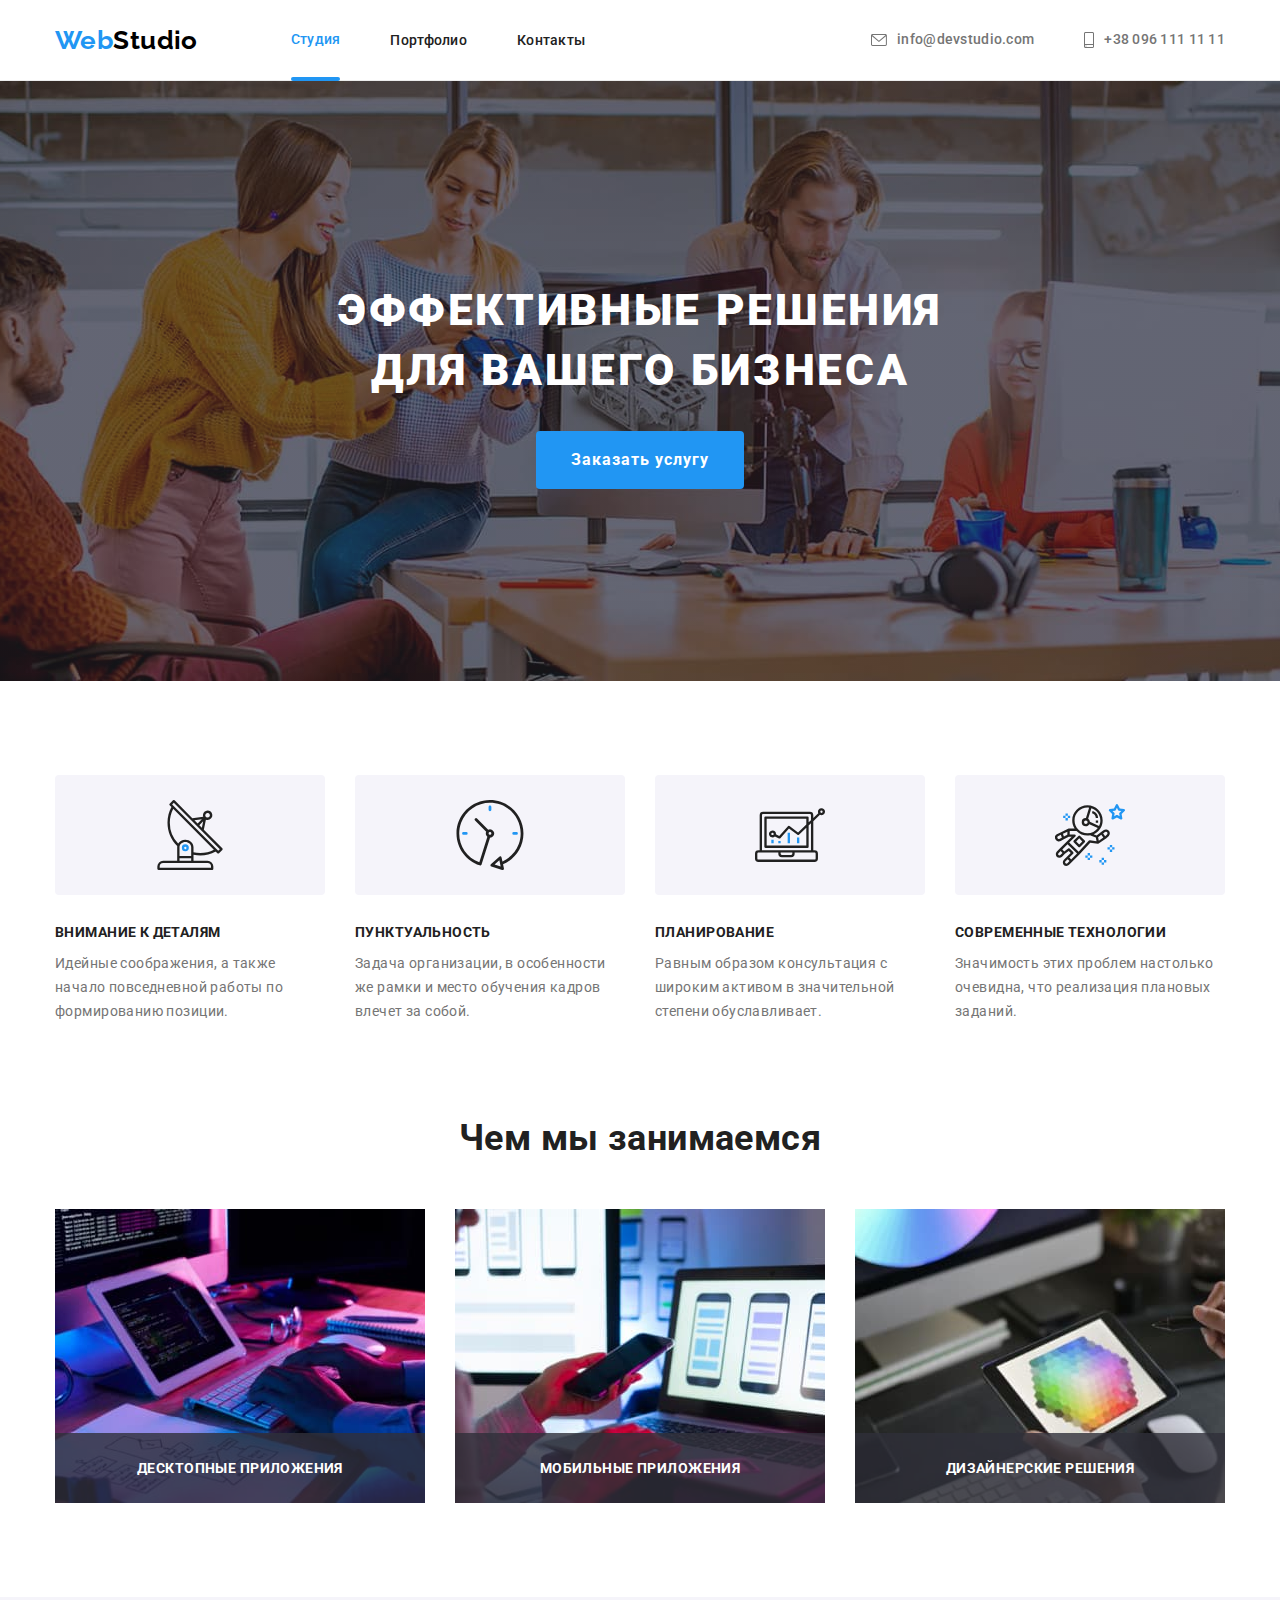
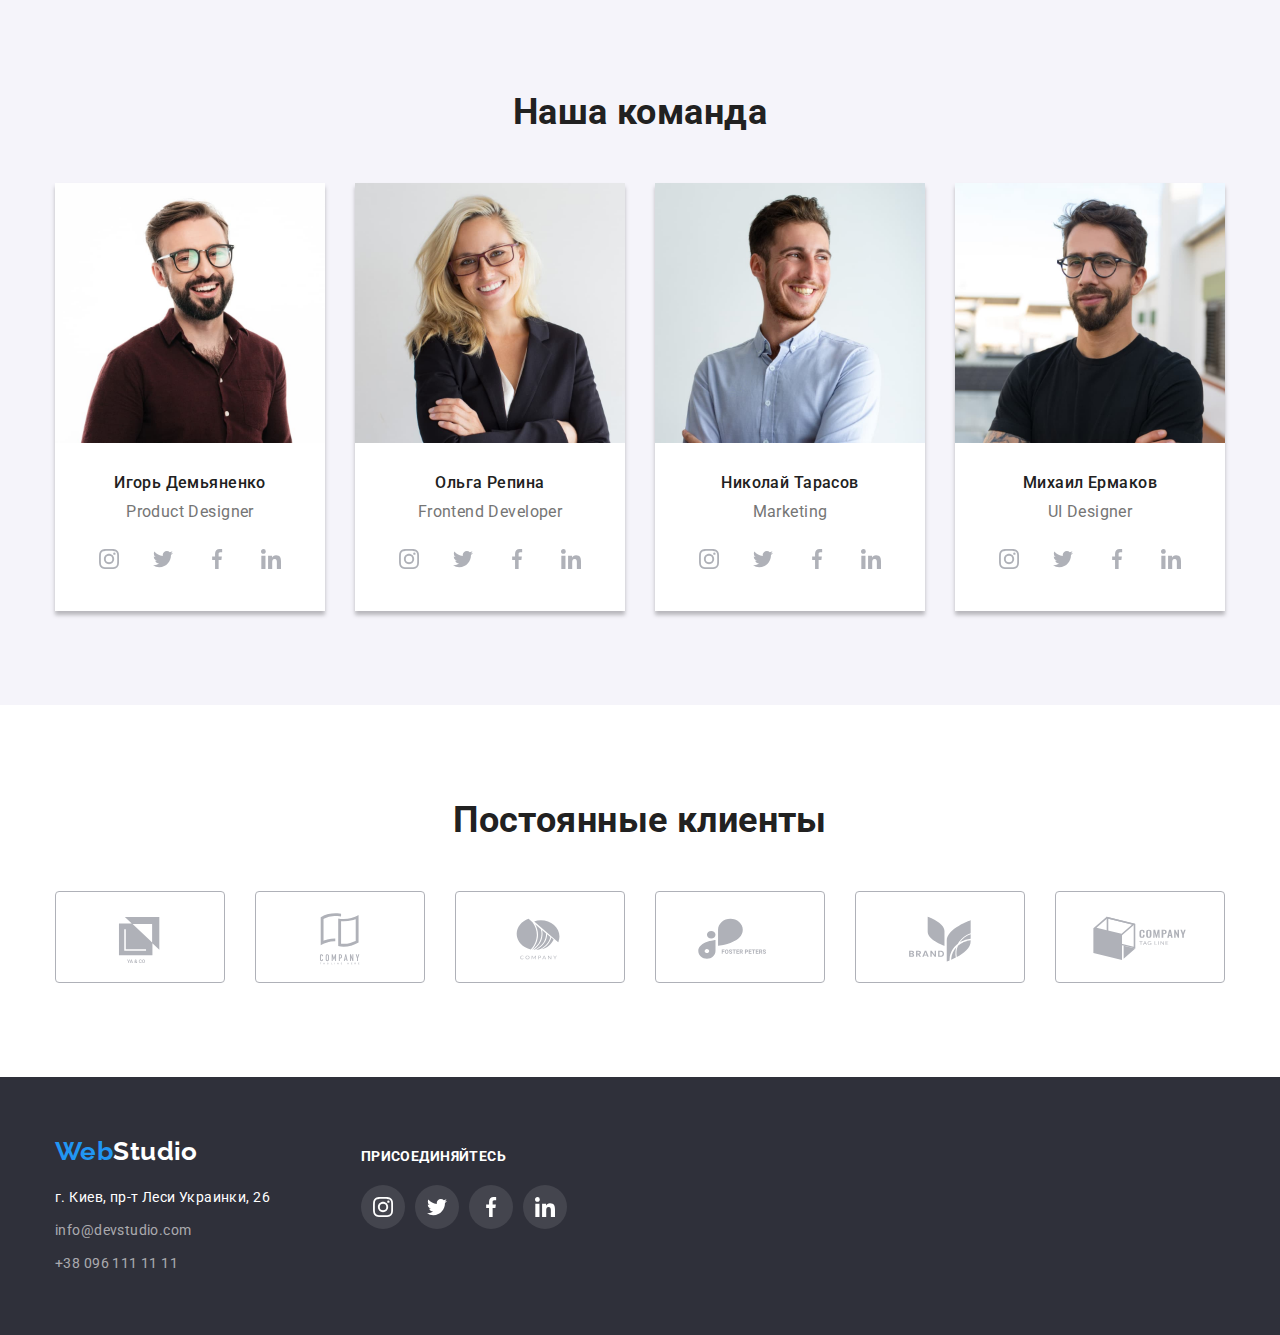
<file: index.html>
<!DOCTYPE html>
<html lang="ru">
<head>
    <meta charset="UTF-8">
    <meta http-equiv="X-UA-Compatible" content="IE=edge">
    <meta name="viewport" content="width=device-width, initial-scale=1.0">
    <title>Document</title>
    <link rel="preconnect" href="https://fonts.googleapis.com">
    <link rel="preconnect" href="https://fonts.gstatic.com" crossorigin>
    <link href="https://fonts.googleapis.com/css2?family=Raleway:wght@700&family=Roboto:wght@400;500;700;900&display=swap"
          rel="stylesheet">
    <link rel="stylesheet" href="https://cdnjs.cloudflare.com/ajax/libs/modern-normalize/1.1.0/modern-normalize.min.css">
    <link rel="stylesheet" href="./css/styles.css">
</head>
<body>
    <!-- Шапка -->
    <Header class="header">
    <div class="container main-nav">
        <nav class="nav">
            <a href="./index.html" class="logo-accent">
            Web<span class="logo-header">Studio</span>
            </a>
            <ul class="site-nav list">
                <li class="item"> 
                    <a href="" class="link current">Студия</a>
                </li>
                <li class="item">
                    <a href="./portfolio.html" class="link">Портфолио</a>
                </li>
                <li class="item">
                    <a href="" class="link">Контакты</a> 
                </li>
            </ul>
        </nav>
  
        <ul class="contacts list">
            <li class="item">         
                <a href="mailto:info@devstudio.com" class="contact link">
                    <svg class="contact-icon" aria-hidden="true" width="16" height="12">
                        <use href="./images/icons.svg#icon-envelope" ></use>
                    </svg>
                    info@devstudio.com
                </a>
            </li>
            <li class="item">              
                <a href="tel:+380961111111" class="contact link">
                    <svg class="contact-icon" aria-hidden="true" width="10" height="16">
                        <use href="./images/icons.svg#icon-smartphone"></use>
                    </svg>
                    +38 096 111 11 11
                </a>    
            </li>
        </ul>
    </div>
    </Header>

    <!-- Главное -->
    <main>
    <!-- Главный герой -->
        <section class="hero-section">
            <h1 class="title">Эффективные решения<br />для вашего бизнеса
                </pre>
            </h1> 
            <button type="button" class="button" data-modal-open>Заказать услугу</button>
        </section> 

    <!-- Особенности -->
        <section class="features-section">
            <div class="container">
                <H2 class="section-title-hidden">Особенности</H2>
                <ul class="features list">
                    <li class="item">
                        <div class="feature-icon-wrapper">
                            <svg class="feature-icon" aria-label="Іконка антени" width="70" height="70">
                                <use href="./images/icons.svg#icon-antenna"></use>
                            </svg>
                        </div>
                        <h3 class="title">Внимание к деталям</h3>
                        <p>
                            Идейные соображения, a также начало повседневной работы по формированию позиции.
                        </p>
                    </li>
                    <li class="item">
                        <div class="feature-icon-wrapper">
                            <svg class="feature-icon" aria-label="Іконка годинника" width="70" height="70">
                                <use href="./images/icons.svg#icon-clock"></use>
                            </svg>
                        </div>
                        <h3 class="title">Пунктуальность</h3>
                        <p>
                            Задача организации, в особенности же рамки и место обучения кадров влечет за собой.
                        </p>
                    </li>
                    <li class="item">
                        <div class="feature-icon-wrapper">
                            <svg class="feature-icon" aria-label="Іконка діаграми на моніторі" width="70" height="70">
                                <use href="./images/icons.svg#icon-diagram"></use>
                            </svg>
                        </div>
                        <h3 class="title">Планирование</h3>
                        <p>
                            Равным образом консультация c широким активом в значительной степени обуславливает.
                        </p>
                    </li>
                    <li class="item">
                        <div class="feature-icon-wrapper">
                            <svg class="feature-icon" aria-label="Іконка астронавта" width="70" height="70">
                                <use href="./images/icons.svg#icon-astronaut"></use>
                            </svg>
                        </div>
                        <h3 class="title">Современные технологии</h3>
                        <p>
                            Значимость этих проблем настолько очевидна, что реализация плановых заданий.
                        </p>
                    </li>
                </ul>
            </div>
        </section>

    <!-- Примеры работ -->
        <section class="works-section">
            <div class="container">
                <h2 class="section-title">Чем мы занимаемся</h2>
                <ul class="works list">
                    <li class="item">
                        <img src="./images/box1.jpg" alt="Работа с персональным компьютером" width="370">
                        <h3 class="works-type">Десктопные приложения</h3>
                    </li>
                    <li class="item">
                        <img src="./images/box2.jpg" alt="Работа с ноутбуком" width="370">
                        <h3 class="works-type">Мобильные приложения</h3>
                    </li>
                    <li class="item">
                        <img src="./images/box3.jpg" alt="Работа с планшетом" width="370">
                        <h3 class="works-type">Дизайнерские решения</h3>
                    </li>
                </ul>
            </div>
        </section>

    <!-- Команда -->
        <section class="team-section">
            <div class="container">
                <h2 class="section-title">Наша команда</h2>
                <ul class="team list">
                    <li class="item">
                        <img src="./images/demyanenko.jpg" alt="Фото дизайнера" width="270">
                        <div class="team-member">
                            <h3 class="title">Игорь Демьяненко</h3>
                            <p lang="en">Product Designer</p>
                            <ul class="socials list">
                                <li class="social-item">
                                    <a class="social-link" href="#">
                                        <svg class="social-icon" aria-label="Ссылка на Instagram" width="20" height="20">
                                            <use href="./images/icons.svg#icon-instagram"></use>
                                        </svg>
                                    </a>
                                </li>
                                <li class="social-item">
                                    <a class="social-link" href="#">
                                        <svg class="social-icon" aria-label="Ссылка на Twitter" width="20" height="20">
                                            <use href="./images/icons.svg#icon-twitter"></use>
                                        </svg>
                                    </a>
                                </li>
                                <li class="social-item">
                                    <a class="social-link" href="#">
                                        <svg class="social-icon" aria-label="Ссылка на Facebook" width="20" height="20">
                                            <use href="./images/icons.svg#icon-facebook"></use>
                                        </svg>
                                    </a>
                                </li>
                                <li class="social-item">
                                    <a class="social-link" href="#">
                                        <svg class="social-icon" aria-label="Ссылка на Linkedin" width="20" height="20">
                                            <use href="./images/icons.svg#icon-linkedin"></use>
                                        </svg>
                                    </a>
                                </li>
                            </ul>
                        </div>
                    </li>
                    <li class="item">
                        <img src="./images/repina.jpg" alt="Фото дизайнера" width="270">
                        <div class="team-member">
                            <h3 class="title">Ольга Репина</h3>
                            <p lang="en">Frontend Developer</p>
                            <ul class="socials list">
                                <li class="social-item">
                                    <a class="social-link" href="#">
                                        <svg class="social-icon" aria-label="Ссылка на Instagram" width="20" height="20">
                                            <use href="./images/icons.svg#icon-instagram"></use>
                                        </svg>
                                    </a>
                                </li>
                                <li class="social-item">
                                    <a class="social-link" href="#">
                                        <svg class="social-icon" aria-label="Ссылка на Twitter" width="20" height="20">
                                            <use href="./images/icons.svg#icon-twitter"></use>
                                        </svg>
                                    </a>
                                </li>
                                <li class="social-item">
                                    <a class="social-link" href="#">
                                        <svg class="social-icon" aria-label="Ссылка на Facebook" width="20" height="20">
                                            <use href="./images/icons.svg#icon-facebook"></use>
                                        </svg>
                                    </a>
                                </li>
                                <li class="social-item">
                                    <a class="social-link" href="#">
                                        <svg class="social-icon" aria-label="Ссылка на Linkedin" width="20" height="20">
                                            <use href="./images/icons.svg#icon-linkedin"></use>
                                        </svg>
                                    </a>
                                </li>
                        </div>
                    </li>
                    <li class="item">
                        <img src="./images/tarasov.jpg" alt="Фото дизайнера" width="270">
                        <div class="team-member">
                            <h3 class="title">Николай Тарасов</h3>
                            <p lang="en">Marketing</p>
                            <ul class="socials list">
                                <li class="social-item">
                                    <a class="social-link" href="#">
                                        <svg class="social-icon" aria-label="Ссылка на Instagram" width="20" height="20">
                                            <use href="./images/icons.svg#icon-instagram"></use>
                                        </svg>
                                    </a>
                                </li>
                                <li class="social-item">
                                    <a class="social-link" href="#">
                                        <svg class="social-icon" aria-label="Ссылка на Twitter" width="20" height="20">
                                            <use href="./images/icons.svg#icon-twitter"></use>
                                        </svg>
                                    </a>
                                </li>
                                <li class="social-item">
                                    <a class="social-link" href="#">
                                        <svg class="social-icon" aria-label="Ссылка на Facebook" width="20" height="20">
                                            <use href="./images/icons.svg#icon-facebook"></use>
                                        </svg>
                                    </a>
                                </li>
                                <li class="social-item">
                                    <a class="social-link" href="#">
                                        <svg class="social-icon" aria-label="Ссылка на Linkedin" width="20" height="20">
                                            <use href="./images/icons.svg#icon-linkedin"></use>
                                        </svg>
                                    </a>
                                </li>
                        </div>
                    </li>
                    <li class="item">
                        <img src="./images/ermakov.jpg" alt="Фото дизайнера" width="270">
                        <div class="team-member">
                            <h3 class="title">Михаил Ермаков</h3>
                            <p lang="en">UI Designer</p>
                            <ul class="socials list">
                                <li class="social-item">
                                    <a class="social-link" href="#">
                                        <svg class="social-icon" aria-label="Ссылка на Instagram" width="20" height="20">
                                            <use href="./images/icons.svg#icon-instagram"></use>
                                        </svg>
                                    </a>
                                </li>
                                <li class="social-item">
                                    <a class="social-link" href="#">
                                        <svg class="social-icon" aria-label="Ссылка на Twitter" width="20" height="20">
                                            <use href="./images/icons.svg#icon-twitter"></use>
                                        </svg>
                                    </a>
                                </li>
                                <li class="social-item">
                                    <a class="social-link" href="#">
                                        <svg class="social-icon" aria-label="Ссылка на Facebook" width="20" height="20">
                                            <use href="./images/icons.svg#icon-facebook"></use>
                                        </svg>
                                    </a>
                                </li>
                                <li class="social-item">
                                    <a class="social-link" href="#">
                                        <svg class="social-icon" aria-label="Ссылка на Linkedin" width="20" height="20">
                                            <use href="./images/icons.svg#icon-linkedin"></use>
                                        </svg>
                                    </a>
                                </li>
                        </div>
                    </li>
                </ul>
            </div>
        </section>

    <!-- Постійні клієнти -->
    <section class="clients-section">
        <div class="container">
            <h2 class="section-title">Постоянные клиенты</h2>
            <ul class="clients list">
                <li class="client item">
                    <a class="client-link" href="#">
                        <svg class="client-icon" aria-label="Ссылка на профиль компании Ya and co" width="106" height="55.11">
                            <use href="./images/icons.svg#icon-ya-and-co"></use>
                        </svg>
                    </a>
                </li>
                <li class="client item">
                    <a class="client-link" href="#">
                        <svg class="client-icon" aria-label="Ссылка на профиль компании Company Tagline here" width="106" height="55.11">
                            <use href="./images/icons.svg#icon-company-tagline-here"></use>
                        </svg>
                    </a>
                </li>
                <li class="client item">
                    <a class="client-link" href="#">
                        <svg class="client-icon" aria-label="Ссылка на профиль компании Company" width="106" height="55.11">
                            <use href="./images/icons.svg#icon-company"></use>
                        </svg>
                    </a>
                </li>
                <li class="client item">
                    <a class="client-link" href="#">
                        <svg class="client-icon" aria-label="Ссылка на профиль компании Foster Peters" width="106" height="55.11">
                            <use href="./images/icons.svg#icon-foster-peters"></use>
                        </svg>
                    </a>
                </li>
                <li class="client item">
                    <a class="client-link" href="#">
                        <svg class="client-icon" aria-label="Ссылка на профиль компании Brand" width="106" height="55.11">
                            <use href="./images/icons.svg#icon-brand"></use>
                        </svg>
                    </a>
                </li>
                <li class="client item">
                    <a class="client-link" href="#">
                        <svg class="client-icon" aria-label="Ссылка на профиль компании Company Tag Line" width="106" height="55.11">
                            <use href="./images/icons.svg#icon-company-tag-line"></use>
                        </svg>
                    </a>
                </li>
            </ul>
        </div>
    </section>
    </main>

    <!-- Подвал -->
    <footer class="footer">
        <div class="container">
            <div class="footer-contacts">
                <a href="" class="logo-accent">
                    Web<span class="logo-footer">Studio</span>
                </a>
                <address class="address">
                    <ul class="list">
                        <li class="address-item">
                            г. Киев, пр-т Леси Украинки, 26
                        </li>
                        <li class="address-item">
                            <a href="mailto:info@devstudio.com" class="link">info@devstudio.com</a>
                        </li>
                        <li class="address-item">
                            <a href="tel:+380961111111" class="link">+38 096 111 11 11</a>
                        </li>
                    </ul>
                </address>
            </div>
            <div class="join-us">
                <h2 class="title">
                    присоединяйтесь
                </h2>
                <ul class="list">
                    <li class="social-item">
                        <a class="social-link" href="#">
                            <svg class="social-icon" aria-label="Ссылка на Instagram" width="20" height="20">
                                <use href="./images/icons.svg#icon-instagram"></use>
                            </svg>
                        </a>
                    </li>
                    <li class="social-item">
                        <a class="social-link" href="#">
                            <svg class="social-icon" aria-label="Ссылка на Twitter" width="20" height="20">
                                <use href="./images/icons.svg#icon-twitter"></use>
                            </svg>
                        </a>
                    </li>
                    <li class="social-item">
                        <a class="social-link" href="#">
                            <svg class="social-icon" aria-label="Ссылка на Facebook" width="20" height="20">
                                <use href="./images/icons.svg#icon-facebook"></use>
                            </svg>
                        </a>
                    </li>
                    <li class="social-item">
                        <a class="social-link" href="#">
                            <svg class="social-icon" aria-label="Ссылка на Linkedin" width="20" height="20">
                                <use href="./images/icons.svg#icon-linkedin"></use>
                            </svg>
                        </a>
                    </li>
                </ul>
            </div>
    
        </div>
    </footer>

    <!-- Модальное окно -->
    <div class="backdrop is-hidden" data-modal>
        <div class="modal">
            <button type="button" class="button-close" data-modal-close>
                <svg class="icon-close" aria-hidden="true" width="11" height="11"> 
                    <use href="./images/icons.svg#icon-close"></use>
                </svg>
            </button>
        </div>
    </div>

    <script src="./js/modal.js"></script>
</body>
</html>
</file>
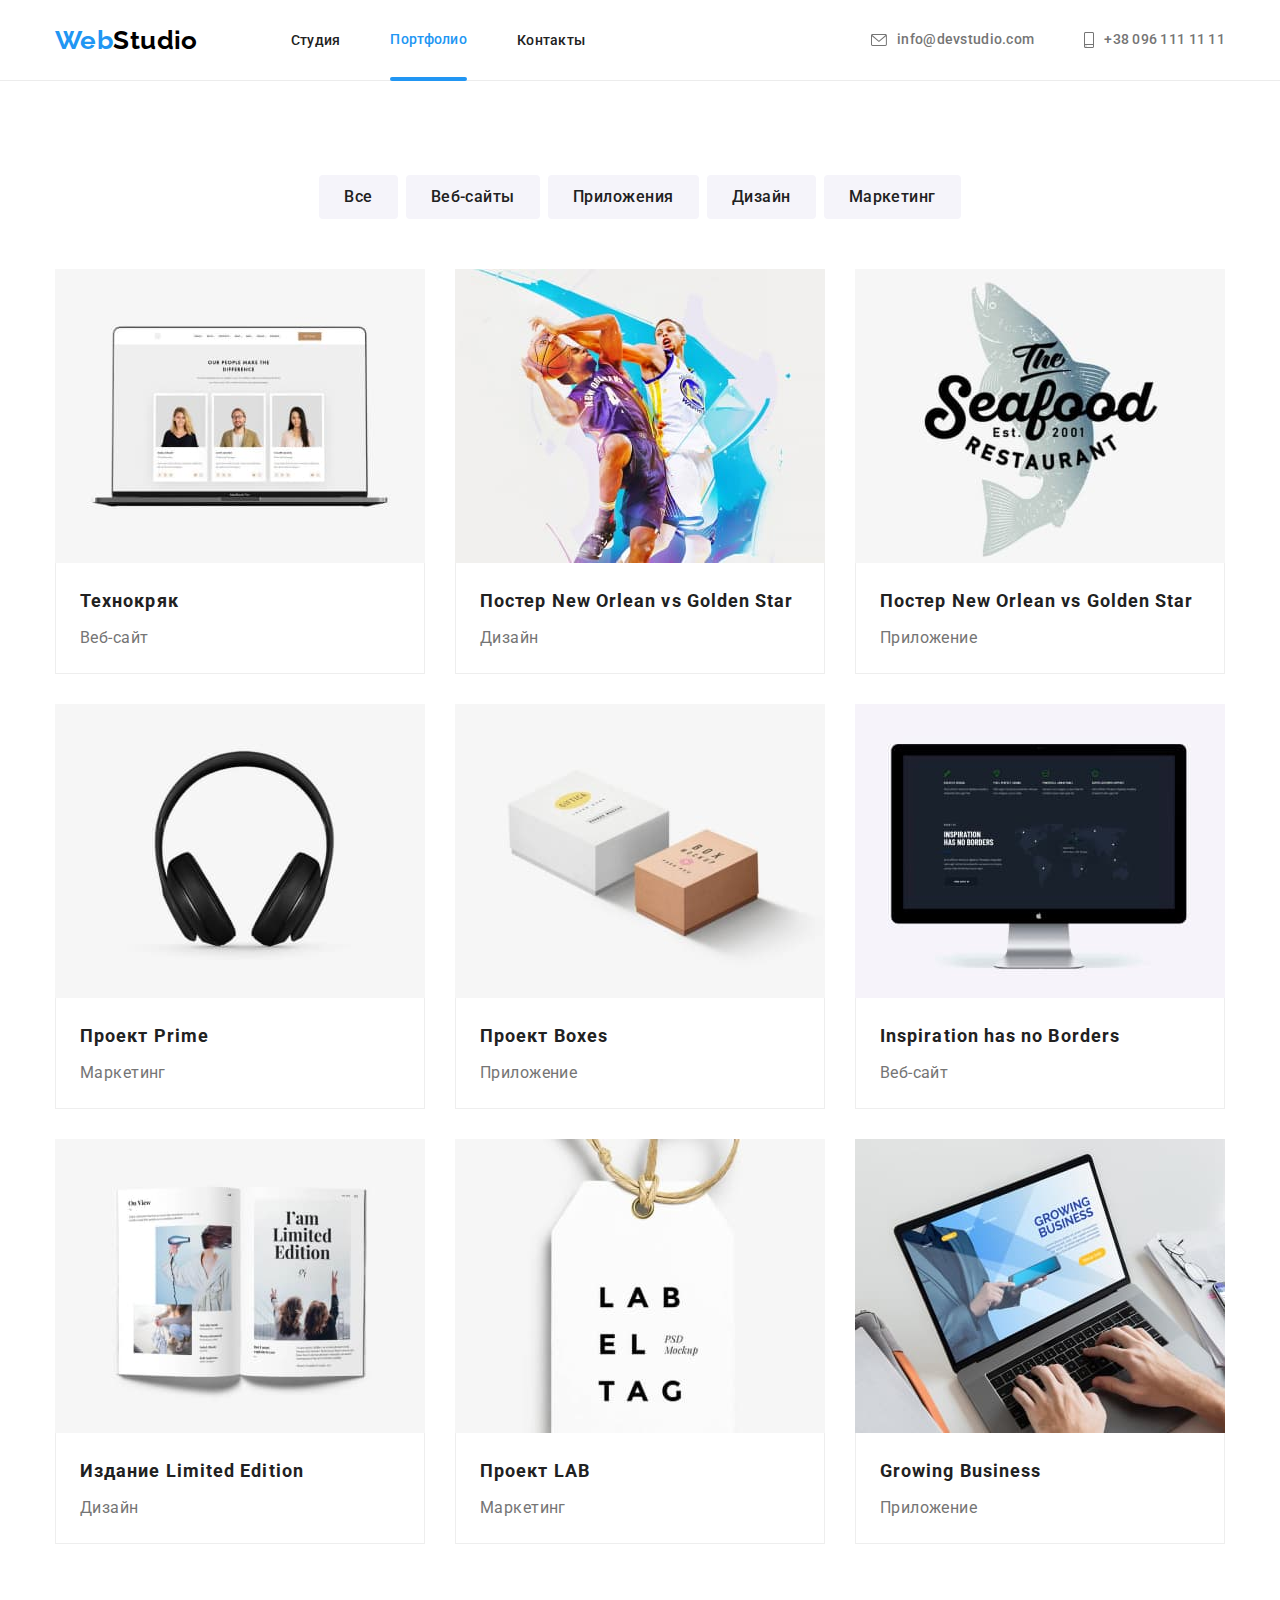
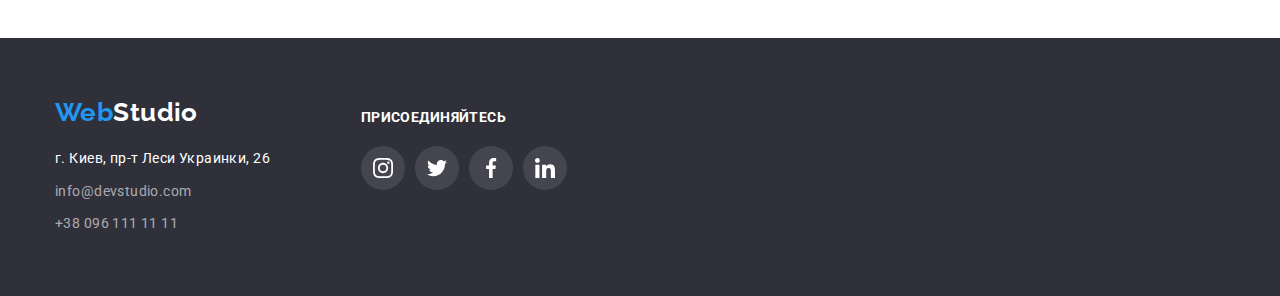
<file: portfolio.html>
<!DOCTYPE html>
<html lang="en">
<head>
    <meta charset="UTF-8">
    <meta http-equiv="X-UA-Compatible" content="IE=edge">
    <meta name="viewport" content="width=device-width, initial-scale=1.0">
    <title>Portfolio</title>
    <link rel="preconnect" href="https://fonts.googleapis.com">
    <link rel="preconnect" href="https://fonts.gstatic.com" crossorigin>
    <link href="https://fonts.googleapis.com/css2?family=Raleway:wght@700&family=Roboto:wght@400;500;700;900&display=swap"
          rel="stylesheet">
    <link rel="stylesheet" href="https://cdnjs.cloudflare.com/ajax/libs/modern-normalize/1.1.0/modern-normalize.min.css">
    <link rel="stylesheet" href="./css/styles.css">
</head>
<body>
    <!-- Шапка -->
    <Header class="header">
        <div class="container main-nav">
            <nav class="nav">
                <a href="./index.html" class="logo-accent">
                    Web<span class="logo-header">Studio</span>
                </a>
                <ul class="site-nav list">
                    <li class="item">
                        <a href="./index.html" class="link">Студия</a>
                    </li>
                    <li class="item">
                        <a href="" class="link current">Портфолио</a>
                    </li>
                    <li class="item">
                        <a href="" class="link">Контакты</a>
                    </li>
                </ul>
            </nav>
    
            <ul class="contacts list">
                <li class="item">
                    <a href="mailto:info@devstudio.com" class="contact link">
                        <svg class="contact-icon" aria-hidden="true" width="16" height="12">
                            <use href="./images/icons.svg#icon-envelope"></use>
                        </svg>
                        info@devstudio.com
                    </a>
                </li>
                <li class="item">
                    <a href="tel:+380961111111" class="contact link">
                        <svg class="contact-icon" aria-hidden="true" width="10" height="16">
                            <use href="./images/icons.svg#icon-smartphone"></use>
                        </svg>
                        +38 096 111 11 11
                    </a>
                </li>
            </ul>
        </div>
    </Header>

    <!-- Главное -->
    <main>
        <section class="projects-section">
           <div class="container">
                <h1 class="section-title-hidden">Проекты</h1>
                <ul class="radio-buttons list">
                    <li class="item">
                        <button type="button" class="radio-button">Все</button>
                    </li>
                    <li class="item">
                        <button type="button" class="radio-button">Веб-сайты</button>
                    </li>
                    <li class="item">
                        <button type="button" class="radio-button">Приложения</button>
                    </li>
                    <li class="item">
                        <button type="button" class="radio-button">Дизайн</button>
                    </li>
                    <li class="item">
                        <button type="button" class="radio-button">Маркетинг</button>
                    </li>
                </ul>
                <ul class="projects list">
                    <li class="item">
                        <a href="" class="link">
                            <div class="project-wrap">
                                <div class="project-overlay">
                                    <p class="project-overlay-description">
                                        Ресурс предлагает комплексные предложения с разным уровнем функционала и сервисов. Все это позволит 
                                        посетителю получить исчерпывающие сведения о компании или частном лице.
                                    </p>
                                </div>
                                <img src="./images/tehnokryak.jpg" alt="Фото сайта, на котором размещены фотографии трех людей" class="img">
                            </div>
                            <div class="project-description">
                                <H2 class="title">Технокряк</H2>
                                <p class="project">Веб-сайт</p>
                            </div>
                        </a>
                    </li>
                    <li class="item">
                        <a href="" class="link">
                            <div class="project-wrap">
                                <img src="./images/new-orlean-vs-golden-star.jpg" alt="Рисунок двух баскетболистов с мячом" class="img">
                                <div class="project-overlay">
                                    <p class="project-overlay-description">
                                        Ресурс предлагает комплексные предложения с разным уровнем функционала и сервисов. Все это позволит 
                                        посетителю получить исчерпывающие сведения о компании или частном лице.
                                    </p>
                                </div>
                            </div>
                            <div class="project-description">
                                <H2 class="title">Постер New Orlean vs Golden Star</H2>
                                <p class="project">Дизайн</p>
                            </div>
                        </a>
                    </li>
                    <li class="item">
                        <a href="" class="link">
                            <div class="project-wrap">
                                <img src="./images/seafood.jpg" alt="Логотип ресторана морепродуктов" class="img">
                                <div class="project-overlay">
                                    <p class="project-overlay-description">
                                        Ресурс предлагает комплексные предложения с разным уровнем функционала и сервисов. Все это позволит 
                                        посетителю получить исчерпывающие сведения о компании или частном лице.
                                    </p>
                                </div>
                            </div>
                            <div class="project-description">
                                <H2 class="title">Постер New Orlean vs Golden Star</H2>
                                <p class="project">Приложение</p>
                            </div>
                        </a>
                    </li>
                    <li class="item">
                        <a href="" class="link">
                            <div class="project-wrap">
                                <img src="./images/prime.jpg" alt="Наушники" class="img">
                                <div class="project-overlay">
                                    <p class="project-overlay-description">
                                        Ресурс предлагает комплексные предложения с разным уровнем функционала и сервисов. Все это позволит 
                                        посетителю получить исчерпывающие сведения о компании или частном лице.
                                    </p>
                                </div>
                            </div>
                            <div class="project-description">
                                <H2 class="title">Проект Prime</H2>
                                <p class="project">Маркетинг</p>
                            </div>
                        </a>
                    </li>
                    <li class="item">
                        <a href="" class="link">
                            <div class="project-wrap">
                                <img src="./images/boxes.jpg" alt="Две симпатичные коробки" class="img">
                                <div class="project-overlay">
                                    <p class="project-overlay-description">
                                        Ресурс предлагает комплексные предложения с разным уровнем функционала и сервисов. Все это позволит посетителю 
                                        получить исчерпывающие сведения о компании или частном лице.
                                    </p>
                                </div>
                            </div>
                            <div class="project-description">
                                <H2 class="title">Проект Boxes</H2>
                                <p class="project">Приложение</p>
                            </div>
                        </a>
                    </li>
                    <li class="item">
                        <a href="" class="link">
                            <div class="project-wrap">
                                <img src="./images/inspiration.jpg" alt="Монитор компьютера" class="img">
                                <div class="project-overlay">
                                    <p class="project-overlay-description">
                                        Ресурс предлагает комплексные предложения с разным уровнем функционала и сервисов. Все это позволит посетителю 
                                        получить исчерпывающие сведения о компании или частном лице.
                                    </p>
                                </div>
                            </div>
                            <div class="project-description">
                                <H2 class="title">Inspiration has no Borders</H2>
                                <p class="project">Веб-сайт</p>
                           </div>
                        </a>
                    </li>
                    <li class="item">
                        <a href="" class="link">
                            <div class="project-wrap">
                                <img src="./images/limited-edition.jpg" alt="Открытый журнал" class="img">
                                <div class="project-overlay">
                                    <p class="project-overlay-description">
                                        Ресурс предлагает комплексные предложения с разным уровнем функционала и сервисов. Все это позволит посетителю
                                        получить исчерпывающие сведения о компании или частном лице.
                                    </p>
                                </div>
                            </div>
                            <div class="project-description">
                                <H2 class="title">Издание Limited Edition</H2>
                                <p class="project">Дизайн</p>
                            </div>
                        </a>
                    </li>
                    <li class="item">
                        <a href="" class="link">
                            <div class="project-wrap">
                                <img src="./images/lab.jpg" alt="Бирка">
                                <div class="project-overlay">
                                    <p class="project-overlay-description">
                                        Ресурс предлагает комплексные предложения с разным уровнем функционала и сервисов. Все это позволит посетителю
                                        получить исчерпывающие сведения о компании или частном лице.
                                    </p>
                                </div>
                            </div>
                            <div class="project-description">
                                <H2 class="title">Проект LAB</H2>
                                <p class="project">Маркетинг</p>
                            </div>
                        </a>
                    </li>
                    <li class="item">
                        <a href="" class="link">
                            <div class="project-wrap">
                                <img src="./images/growing-business.jpg" alt="Работающий ноутбук и руки человека, который на нем работает">
                                <div class="project-overlay">
                                    <p class="project-overlay-description">
                                        Ресурс предлагает комплексные предложения с разным уровнем функционала и сервисов. Все это позволит посетителю
                                        получить исчерпывающие сведения о компании или частном лице.
                                    </p>
                                </div>
                            </div>
                            <div class="project-description">
                                <H2 class="title">Growing Business</H2>
                                <p class="project">Приложение</p>
                            </div>
                        </a>
                    </li>
                </ul>
           </div>
        </section>
    </main>   
    
    <!-- Подвал -->
    <footer class="footer">
        <div class="container">
            <div class="footer-contacts">
                <a href="" class="logo-accent">
                    Web<span class="logo-footer">Studio</span>
                </a>
                <address class="address">
                    <ul class="list">
                        <li class="address-item">
                            г. Киев, пр-т Леси Украинки, 26
                        </li>
                        <li class="address-item">
                            <a href="mailto:info@devstudio.com" class="link">info@devstudio.com</a>
                        </li>
                        <li class="address-item">
                            <a href="tel:+380961111111" class="link">+38 096 111 11 11</a>
                        </li>
                    </ul>
                </address>
            </div>
            <div class="join-us">
                <h2 class="title">
                    присоединяйтесь
                </h2>
                <ul class="list">
                    <li class="social-item">
                        <a class="social-link" href="#">
                            <svg class="social-icon" aria-label="Ссылка на Instagram" width="20" height="20">
                                <use href="./images/icons.svg#icon-instagram"></use>
                            </svg>
                        </a>
                    </li>
                    <li class="social-item">
                        <a class="social-link" href="#">
                            <svg class="social-icon" aria-label="Ссылка на Twitter" width="20" height="20">
                                <use href="./images/icons.svg#icon-twitter"></use>
                            </svg>
                        </a>
                    </li>
                    <li class="social-item">
                        <a class="social-link" href="#">
                            <svg class="social-icon" aria-label="Ссылка на Facebook" width="20" height="20">
                                <use href="./images/icons.svg#icon-facebook"></use>
                            </svg>
                        </a>
                    </li>
                    <li class="social-item">
                        <a class="social-link" href="#">
                            <svg class="social-icon" aria-label="Ссылка на Linkedin" width="20" height="20">
                                <use href="./images/icons.svg#icon-linkedin"></use>
                            </svg>
                        </a>
                    </li>
                </ul>
            </div>

        </div>
    </footer>
</body>
</html>
</file>
<file: css/styles.css>
:root { 
    --primary-color: #757575;
    --secondary-color: #212121;
    --accent-color: #2196F3;
    --background-primary-color: #2F303A;
    --background-secondary-color: #F5F4FA;
    --white-color: #ffffff;
    --font-family: Roboto;
}
*,
*::after,
*::before {
    box-sizing: border-box;
}
body {
    background-color: var(--white-color);
    color: var(--primary-color);
    font-family: var(--font-family), sana-serif;
    font-size: 14px;
    letter-spacing: 0.03em;
}
h1,
h2,
h3,
h4,
h5,
h6,
p {
    margin-top: 0;
}
.list {
    padding: 0;
    margin: 0;
    list-style: none;
}
.link {
    text-decoration: none;
    color: inherit;
}
img {
    display: block;
    max-width: 100%;
    height: auto;
}
address {
    font-style: normal;
}

/* Шапка */
.main-nav {
    display: flex;
    align-items: center;
}
.nav {
    display: flex;
    align-items: center;
}
.logo-accent {
    margin-right: 93px;
    color: var(--accent-color);
    font-family: Raleway;
    font-weight: 700;
    font-size: 26px;
    line-height: 1.1;
    text-decoration: none;
}
.logo-header {
    color: #000000;
}
.site-nav {
    display: flex;
    align-items: center;
}
.contacts {
    display: flex;
    align-items: center;
    margin-left: auto;
}
.site-nav .item + .item,
.contacts .item + .item{
    margin-left: 50px;
}
.site-nav .link,
.contacts .link {
    padding-top: 32px;
    padding-bottom: 32px;

    font-weight: 500;
    line-height: 1.14;
    letter-spacing: 0.02em;
}
.site-nav .link {
    color: var(--secondary-color);
    transition-property: color;
    transition-duration: 250ms;
    transition-timing-function: cubic-bezier(0.4, 0, 0.2, 1);
}
.current {
    position: relative;
    display: flex;
}
.current::after {
    content: '';  
    position: absolute;
    bottom: -1px;
    width: 100%;
    height: 4px;
    border-radius: 2px;  
    background-color: #2196F3;
} 
.contact-icon {
    margin-right: 10px;
    fill: var(--primary-color);
    transition-property: fill;
    transition-timing-function: cubic-bezier(0.4, 0, 0.2, 1);
    transition-duration: 250ms;
}
.contact.link {
    display: flex;
    align-items: center;
    color: var(--primary-color);
    transition-property: color;
    transition-timing-function: cubic-bezier(0.4, 0, 0.2, 1);
    transition-duration: 250ms;
}
.header .link:hover,
.header .link:focus,
.header .link.current {
    color: var(--accent-color);
}
.contact:hover .contact-icon,
.contact:focus .contact-icon {
    fill: var(--accent-color);
}
.header {
    border-bottom: 1px solid #ECECEC;
}

/* Главное */
.features-section,
.team-section,
.clients-section,
.projects-section {
    padding-top: 94px;
    padding-bottom: 94px;
}
.works-section {
    padding-bottom: 94px;
}
.container {
    margin-left: auto;
    margin-right: auto;
    padding-left: 15px;
    padding-right: 15px;
    width: 1200px;
}

/* Главный герой */
.hero-section {
    max-width: 1600px;
    height: 600px;
    margin-left: auto;
    margin-right: auto;
    padding-top: 200px;
    padding-bottom: 200px;
    text-align:center;

    background-color: var(--background-primary-color);  
    background-image:linear-gradient( 
        rgba(47, 48, 58, 0.4), 
        rgba(47, 48, 58, 0.4)),
        url(../images/hero-image.jpg);
    background-repeat: no-repeat;
    background-position: center;
    background-size: cover;
}
.hero-section .title {
    margin-top: 0;
    margin-bottom: 30px;
    
    color: var(--white-color);
    font-weight: 900;
    font-size: 44px;
    line-height: 1.36;
    letter-spacing: 0.06em;
    text-transform: uppercase;
}
.button {
    border-radius: 4px;
    padding: 10px 32px;
    min-width: 200px;
    border: solid transparent;
    
    color: #FFFFFF;
    background-color: var(--accent-color);
    font-family: inherit;
    font-weight: 700;
    font-size: 16px;
    line-height: 2;
    letter-spacing: 0.06em; 
    cursor: pointer;
}

/* Особенности */
.section-title-hidden {
    display: none;
}
.features,
.works,
.team {
    display: flex;
    flex-wrap: wrap;
}
.features .item:not(:last-child),
.works .item:not(:last-child),
.team .item:not(:last-child) {
    margin-right: 30px;
}
.features .item {
    width: calc((100% - 90px) / 4);
}
.feature-icon-wrapper {
    display: block;
    width: 270px;
    height: 120px;
    padding: 25px 100px;
    margin-bottom: 30px;
    border-radius: 4px;

    background: #F5F4FA;  
}
.section-title {
    margin-bottom: 50px;
    color: var(--secondary-color);
    font-weight: 700;
    font-size: 36px;
    line-height: 1.17;
    text-align: center;
}
.title {
    color: var(--secondary-color);
}
.features .title {
    margin-bottom: 10px;

    font-size: 14px;
    font-weight: 700;
    line-height: 1.14;
    text-transform: uppercase;
}
.features p {
    margin-bottom: 0;
    line-height: 24px;
}

/* Примеры работ */
.works .item {
    position: relative;
}
.works-type {
    display: flex;
    width: 100%;
    height: 70px;
    margin-bottom: 0;
    justify-content: center;
    align-items: center;
    position: absolute;
    left: 0;
    bottom: 0;
  
    font-size: 14px;
    font-weight: 700;
    text-transform: uppercase;
    color: #FFFFFF;
    background-color: rgba(47, 48, 58, 0.8);
}

/* Команда */
.team-section {
    /* max-width: 1600px; */
    margin-left: auto;
    margin-right: auto;

    background-color: #F5F4FA;
}
.team {
    font-size: 16px;
    line-height: 1.19;   
}
.team .item {
    box-shadow: 0 4px 4px rgba(0, 0, 0, 0.25);
    background-color: var(--white-color);
}
.team .title {  
    margin-top: 0;
    margin-bottom: 10px;

    font-size: 16px;
    font-weight: 500;
}
.team-member {
    padding-top: 30px;
    padding-bottom: 30px;
    text-align: center;
}
.team p {
    margin-bottom: 0;
}
.socials {
    display: flex;
    margin: 16px 32px 0;
    justify-content: space-between;
}
.social-link {
    display: block;
    width: 44px;
    height: 44px;
    padding: 12px;
    border-radius: 50%;  
    background-color: transparent;
    transition-property: background-color;
    transition-timing-function: cubic-bezier(0.4, 0, 0.2, 1);
    transition-duration: 250ms;
}
.social-icon {
    fill: #AFB1B8;
    transition-property: fill;
    transition-timing-function: cubic-bezier(0.4, 0, 0.2, 1);
    transition-duration: 250ms; 
}
.social-link:hover,
.social-link:focus {
    background-color: #2196F3;
}
.social-link:hover .social-icon,
.social-link:focus .social-icon{
    fill: var(--white-color);
}

/* Постоянные клиенты */
.clients {
    display: flex;
    flex-wrap: wrap;
}
.client-link {
    display: flex;
    width: 170px;
    height: 92px;
    justify-content: center;
    align-items: center;
    border: 1px solid #AFB1B8;
    border-radius: 4px;
    transition-property: border-color;
    transition-timing-function: cubic-bezier(0.4, 0, 0.2, 1);
    transition-duration: 250ms;  
}
.clients .item:not(:nth-child(6n)) {
    margin-right: 30px;
}
.clients .item:not(:nth-last-child(-n + 6)) {
    margin-bottom: 15px;
}
.client-icon {
    fill: #AFB1B8;
    transition-property: fill;
    transition-duration: 250ms;
    transition-timing-function: cubic-bezier(0.4, 0, 0.2, 1);
}
.client-link:hover,
.client-link:focus {
    border-color: var(--accent-color);
}
.client-link:hover .client-icon,
.client-link:focus .client-icon {
   fill: var(--accent-color);
}

/* Проекты */
.radio-buttons {
    display: flex;
    justify-content: center;
    margin-bottom: 50px;
}
.radio-buttons .item:not(:last-child) {
    margin-right: 8px;
}
.radio-button {
    border-radius: 4px;
    padding: 6px 22px;
    border: solid transparent;

    color: var(--secondary-color);
    background-color: var(--background-secondary-color);
    box-shadow: none;
    transition: color 250ms cubic-bezier(0.4, 0, 0.2, 1),
                background-color 250ms cubic-bezier(0.4, 0, 0.2, 1),
                box-shadow 250ms cubic-bezier(0.4, 0, 0.2, 1);
    font-family: inherit;
    font-weight: 500;
    font-size: 16px;
    line-height: 1.63;
    text-align: center;
    letter-spacing: 0.03em;
    cursor: pointer;
}
.radio-button:hover,
.radio-button:focus {
    color: var(--white-color);
    background-color: var(--accent-color);
    box-shadow: 0px 3px 1px rgba(0, 0, 0, 0.1), 0px 1px 2px rgba(0, 0, 0, 0.08), 0px 2px 2px rgba(0, 0, 0, 0.12);
}
.projects {
    display: flex;
    flex-wrap: wrap;
}
.projects .item {
    width: calc((100% - 60px) / 3); 
    box-shadow: none;
    transition: box-shadow 250ms cubic-bezier(0.4, 0, 0.2, 1);
}
.projects .item:not(:nth-child(3n)) {
    margin-right: 30px;
}
.projects .item:not(:nth-last-child(-n + 3)) {
    margin-bottom: 30px;
}
.projects .item:hover {
    box-shadow: 0px 1px 1px rgba(0, 0, 0, 0.12), 0px 4px 4px rgba(0, 0, 0, 0.06), 1px 4px 6px rgba(0, 0, 0, 0.16);
}
.project-wrap {
    position: relative;
    overflow: hidden;
}
.project-overlay {
    position: absolute;
    top: 0;
    left: 0;
    width: 100%;
    height: 100%;
    padding: 63px 24px;
    background-color: rgba(33, 150, 243, 0.9);
    transform: translateY(101%);
    transition: 400ms;
}
.projects .item:hover .project-overlay {
    transform: translateY(0);
}
.project-overlay-description {
    font-size: 18px;
    letter-spacing: 0.03em;
    color: #FFFFFF;
    line-height: 28px;
}
.project-description {
    padding: 20px 24px;
    border-right: 1px solid #EEEEEE;
    border-bottom: 1px solid #EEEEEE;
    border-left: 1px solid #EEEEEE;
}
.projects .title{
    margin-bottom: 4px;
    
    font-weight: 700;
    font-size: 18px;
    line-height: 2;
    letter-spacing: 0.06em;
}
.project {
    margin-bottom: 0;
    
    color: var(--primary-color);
    font-size: 16px;
    line-height: 1.88;
}

/* Подвал */
.footer {
    padding-top: 60px;
    padding-bottom: 60px;

    background-color: var(--background-primary-color);
}
.footer .container {
    display: flex;
}
.logo-footer {
    color: var(--white-color);
}
.footer .list {
    color: var(--white-color);
    line-height: 1.7;
}
.footer .link {
    color: rgba(255, 255, 255, 0.6);
    transition-property: color;
    transition-duration: 250ms;
    transition-timing-function: cubic-bezier(0.4, 0, 0.2, 1);
}
.footer .address-item:not(:last-child) {
    margin-bottom: 9px;
}
.address {
    margin-top: 20px;
}
.footer .link:hover,
.footer .link:focus {
    color: var(--accent-color);
}
.join-us {
    margin-top: 12px;
    margin-left: 70px;
}
.join-us .title {
    margin-bottom: 20px;

    color: var(--white-color);
    font-size: 14px;
    font-weight: 700;
    line-height: 1.14;
    text-transform: uppercase;
}
.join-us .list {
    display: flex;
    justify-content: space-between;
}
.footer .social-item+.social-item {
    margin-left: 10px;
}
.footer .social-link {
    display: block;
    width: 44px;
    height: 44px;
    padding: 12px;
    border-radius: 50%;
    
    background-color: rgba(255, 255, 255, 0.1);
    transition-property: background-color;
    transition-timing-function: cubic-bezier(0.4, 0, 0.2, 1);
    transition-duration: 250ms;   
}
.footer .social-icon {
    fill: var(--white-color);
}
.footer .social-link:hover,
.footer .social-link:focus {
    background-color: var(--accent-color)
}

/* Модальное окно */
.backdrop {
    position: fixed;
    top: 0;
    left: 0;

    width: 100%;
    height: 100%;

    background-color: rgba(0, 0, 0, 0.2);
    
    opacity: 1;
    visibility: visible;
    transition: opacity 400ms cubic-bezier(0.4, 0, 0.2, 1), visibility 400ms cubic-bezier(0.4, 0, 0.2, 1);
}
.backdrop.is-hidden {
    opacity: 0;
    visibility: hidden;
    pointer-events: none;
}
.backdrop.is-hidden .modal {
    transform: translate(-50%, -50%) scale(1.1);
}
.modal {
    position: absolute;
    top: 50%;
    left: 50%;
    
    min-width: 528px;
    min-height: 581px;
    border-radius: 4px;

    background-color: #FFFFFF;
    box-shadow: 0px 1px 3px rgba(0, 0, 0, 0.12), 0px 1px 1px rgba(0, 0, 0, 0.14), 0px 2px 1px rgba(0, 0, 0, 0.2);
    
    transform: translate(-50%, -50%) scale(1);
    transition: transform 400ms cubic-bezier(0.4, 0, 0.2, 1);
}
.button-close {
    display: flex;
    justify-content: center;
    align-items: center;

    width: 30px;
    height: 30px;
    margin-top: 8px;
    margin-right: 8px;
    margin-bottom: auto;
    margin-left: auto;
    border: 1px solid rgba(0, 0, 0, 0.1);
    border-radius: 50%;
    background-color: var(--white-color);
}
</file>
